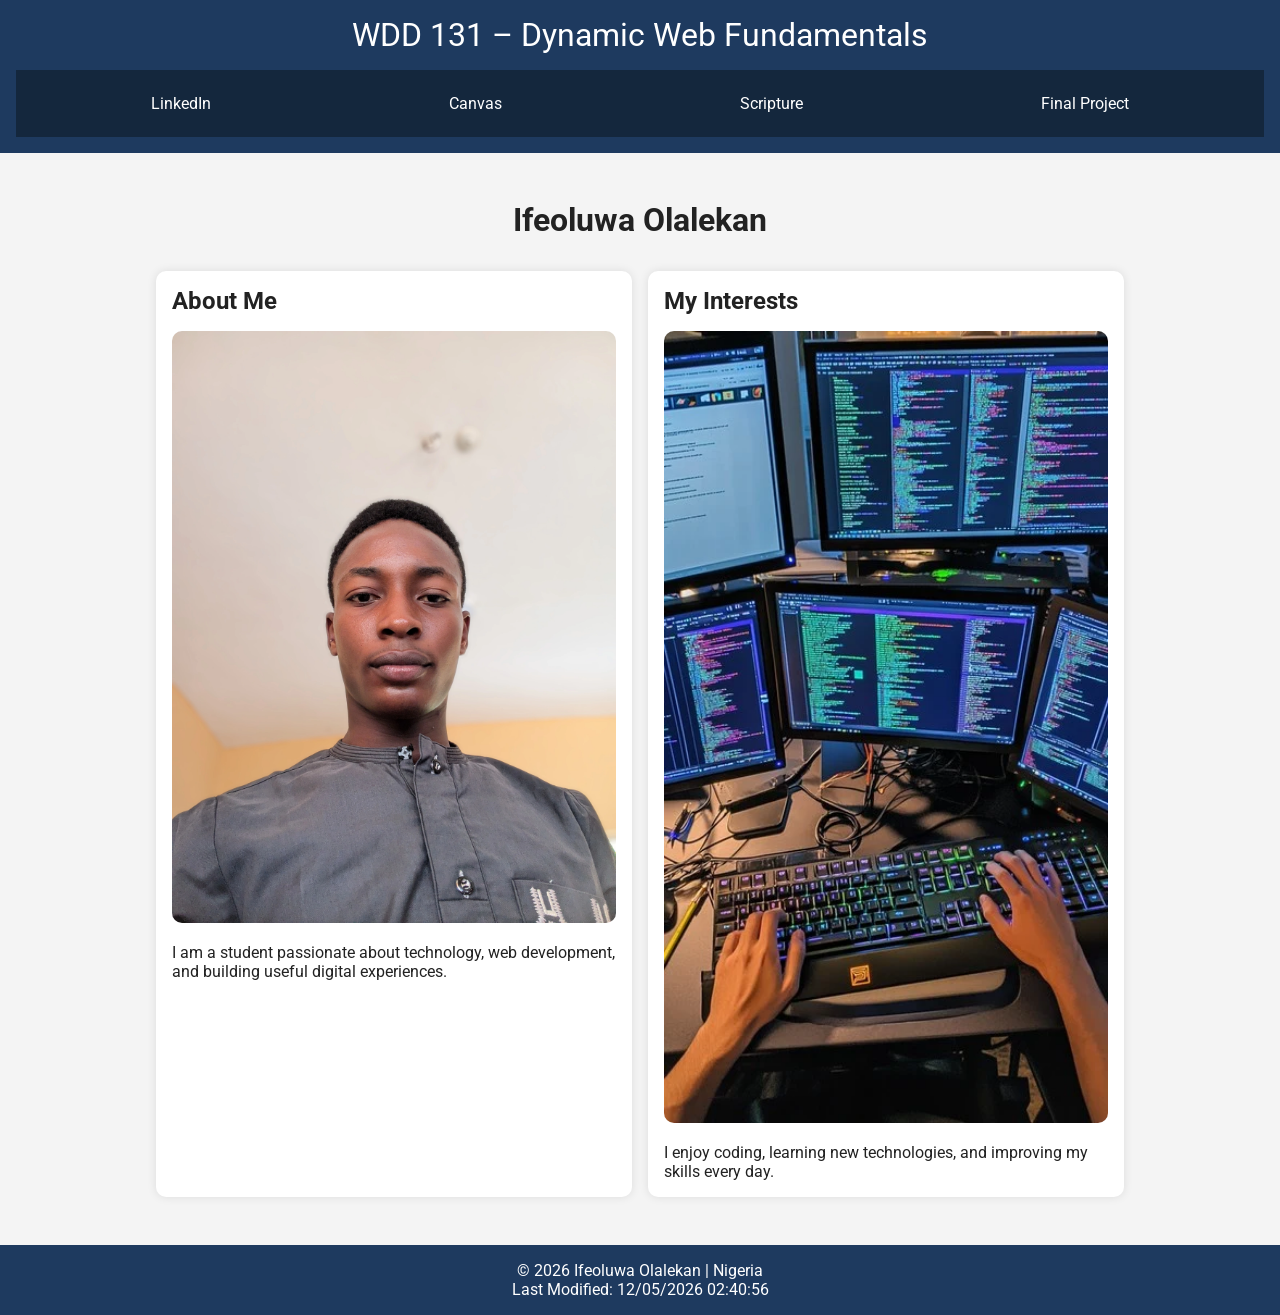
<file: index.html>
<!DOCTYPE html>
<html lang="en">

<head>
    <meta charset="UTF-8">
    <meta name="viewport" content="width=device-width, initial-scale=1.0">

    <title>WDD 131 – Dynamic Web Fundamentals – Ifeoluwa Olalekan</title>

    <meta name="description"
        content="WDD 131 – Dynamic Web Fundamentals by Ifeoluwa Olalekan. HTML, CSS, JavaScript fundamentals and web design concepts.">

    <meta name="author" content="Ifeoluwa Olalekan">

    <link rel="stylesheet" href="styles/base.css">

    <link rel="preconnect" href="https://fonts.googleapis.com">
    <link rel="preconnect" href="https://fonts.gstatic.com" crossorigin>

    <link href="https://fonts.googleapis.com/css2?family=Roboto:wght@400;700&display=swap" rel="stylesheet">

    <script src="scripts/getdates.js" defer></script>
</head>

<body>

    <header>
        <span id="course-title">
            WDD 131 – Dynamic Web Fundamentals
        </span>

        <nav>
            <a href="https://linkedin.com" target="_blank">LinkedIn</a>

            <a href="https://byupw.instructure.com/" target="_blank">Canvas</a>

            <a href="https://www.churchofjesuschrist.org/study/scriptures/bofm/1-ne/3?lang=eng&id=p7#p7"
                target="_blank">
                Scripture
            </a>

            <a href="#">Final Project</a>
        </nav>
    </header>

    <main>

        <h1>Ifeoluwa Olalekan</h1>

        <section class="card">
            <h2>About Me</h2>

            <img src="images/profile.webp" alt="Profile image">

            <p>
                I am a student passionate about technology, web development,
                and building useful digital experiences.
            </p>
        </section>

        <section class="card">
            <h2>My Interests</h2>

            <img src="images/coding.webp" alt="Coding setup">

            <p>
                I enjoy coding, learning new technologies,
                and improving my skills every day.
            </p>
        </section>

    </main>

    <footer>

        <p>
            ©
            <span id="currentyear"></span>
            Ifeoluwa Olalekan | Nigeria
        </p>

        <p id="lastModified"></p>

    </footer>

</body>

</html>
</file>
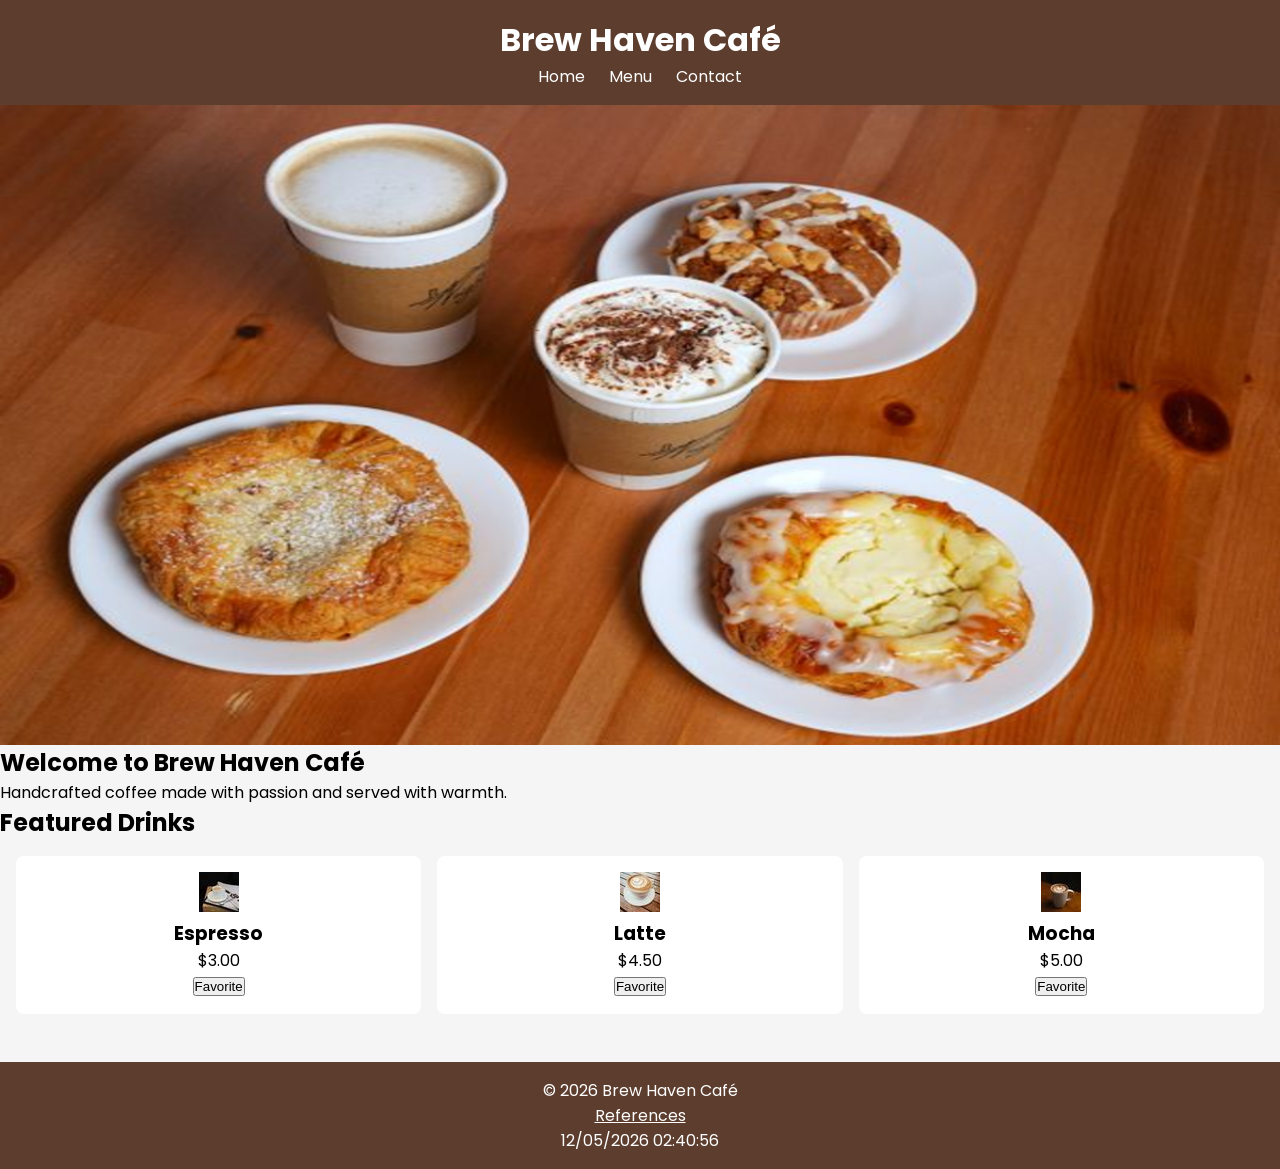
<file: project/index.html>
<!DOCTYPE html>
<html lang="en">

<head>
    <meta charset="UTF-8">
    <meta name="viewport" content="width=device-width, initial-scale=1.0">

    <meta name="description"
        content="Brew Haven Café offers premium coffee, fresh pastries, and a relaxing atmosphere for coffee lovers to enjoy and connect.">
    <meta name="author" content="Ifeoluwa Olalekan">

    <title>Brew Haven Café | Home</title>

    <link rel="preconnect" href="https://fonts.googleapis.com">
    <link rel="preconnect" href="https://fonts.gstatic.com" crossorigin>
    <link href="https://fonts.googleapis.com/css2?family=Poppins:wght@300;400;600;700&display=swap" rel="stylesheet">

    <link rel="stylesheet" href="styles/project.css">
    <script src="scripts/project.js" defer></script>
</head>

<body>

    <header>
        <h1>Brew Haven Café</h1>

        <nav>
            <a href="index.html">Home</a>
            <a href="menu.html">Menu</a>
            <a href="contact.html">Contact</a>
        </nav>
    </header>

    <main>

        <section class="hero">
            <img src="images/hero.webp" alt="Coffee shop interior" loading="lazy">

            <h2>Welcome to Brew Haven Café</h2>
            <p>Handcrafted coffee made with passion and served with warmth.</p>
        </section>

        <section>
            <h2>Featured Drinks</h2>
            <div id="drinks" class="cards"></div>
        </section>

    </main>

    <footer>
        <p>&copy; <span id="year"></span> Brew Haven Café</p>
        <p><a href="references.html">References</a></p>
        <p id="lastModified"></p>
    </footer>

</body>

</html>
</file>
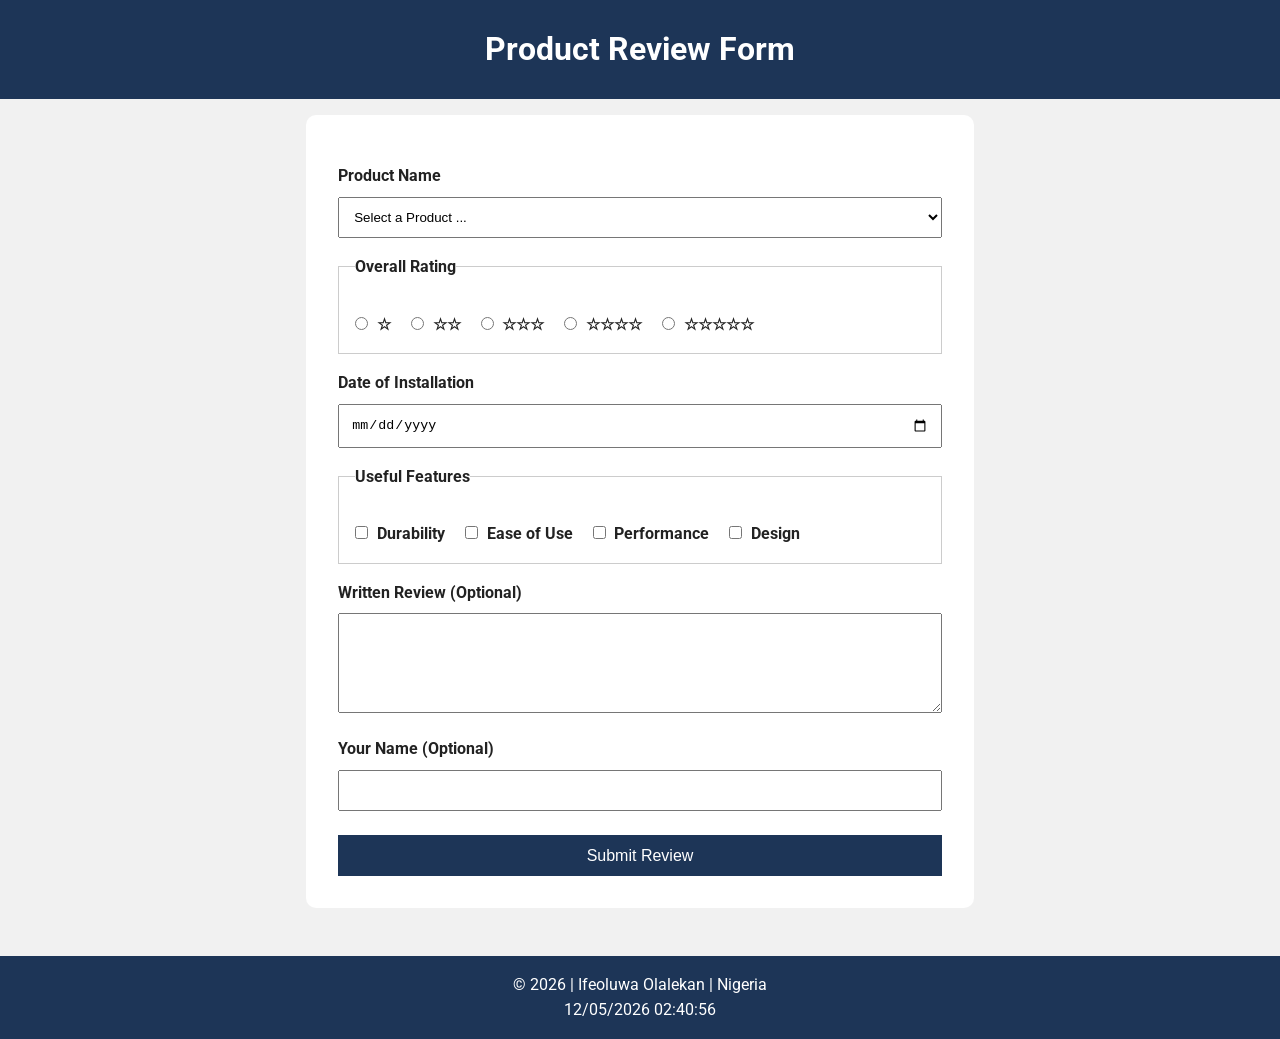
<file: form.html>
<!DOCTYPE html>
<html lang="en">

<head>

    <meta charset="UTF-8">

    <meta name="viewport" content="width=device-width, initial-scale=1.0">

    <meta name="description"
        content="Submit a product review form with ratings, installation details, useful features, and customer feedback.">

    <meta name="author" content="Ifeoluwa Olalekan">

    <title>Product Review Form</title>

    <!-- GOOGLE FONTS -->
    <link rel="preconnect" href="https://fonts.googleapis.com">

    <link rel="preconnect" href="https://fonts.gstatic.com" crossorigin>

    <link href="https://fonts.googleapis.com/css2?family=Roboto:wght@300;400;700&display=swap" rel="stylesheet">

    <!-- CSS -->
    <link rel="stylesheet" href="styles/form.css">

    <!-- JS -->
    <script src="scripts/form.js" defer></script>

</head>

<body>

    <header>

        <h1>Product Review Form</h1>

    </header>

    <main>

        <form method="get" action="review.html">

            <!-- PRODUCT NAME -->
            <label for="productName">Product Name</label>

            <select id="productName" name="productName" required>

                <option value="" disabled selected>
                    Select a Product ...
                </option>

            </select>

            <!-- OVERALL RATING -->
            <fieldset>

                <legend>Overall Rating</legend>

                <div class="rating-group">

                    <input type="radio" id="star1" name="rating" value="1" required>

                    <label for="star1">☆</label>

                    <input type="radio" id="star2" name="rating" value="2" required>

                    <label for="star2">☆☆</label>

                    <input type="radio" id="star3" name="rating" value="3" required>

                    <label for="star3">☆☆☆</label>

                    <input type="radio" id="star4" name="rating" value="4" required>

                    <label for="star4">☆☆☆☆</label>

                    <input type="radio" id="star5" name="rating" value="5" required>

                    <label for="star5">☆☆☆☆☆</label>

                </div>

            </fieldset>

            <!-- DATE -->
            <label for="installDate">
                Date of Installation
            </label>

            <input type="date" id="installDate" name="installDate" required>

            <!-- FEATURES -->
            <fieldset>

                <legend>Useful Features</legend>

                <div class="checkbox-group">

                    <input type="checkbox" id="durability" name="features" value="Durability">

                    <label for="durability">
                        Durability
                    </label>

                    <input type="checkbox" id="ease" name="features" value="Ease of Use">

                    <label for="ease">
                        Ease of Use
                    </label>

                    <input type="checkbox" id="performance" name="features" value="Performance">

                    <label for="performance">
                        Performance
                    </label>

                    <input type="checkbox" id="design" name="features" value="Design">

                    <label for="design">
                        Design
                    </label>

                </div>

            </fieldset>

            <!-- REVIEW -->
            <label for="review">
                Written Review (Optional)
            </label>

            <textarea id="review" name="review" rows="5"></textarea>

            <!-- USERNAME -->
            <label for="username">
                Your Name (Optional)
            </label>

            <input type="text" id="username" name="username">

            <!-- SUBMIT -->
            <input type="submit" value="Submit Review" class="submit-btn">

        </form>

    </main>

    <footer>

        <p>
            &copy; <span id="year"></span> | Ifeoluwa Olalekan | Nigeria
        </p>

        <p id="lastModified"></p>

    </footer>

</body>

</html>
</file>
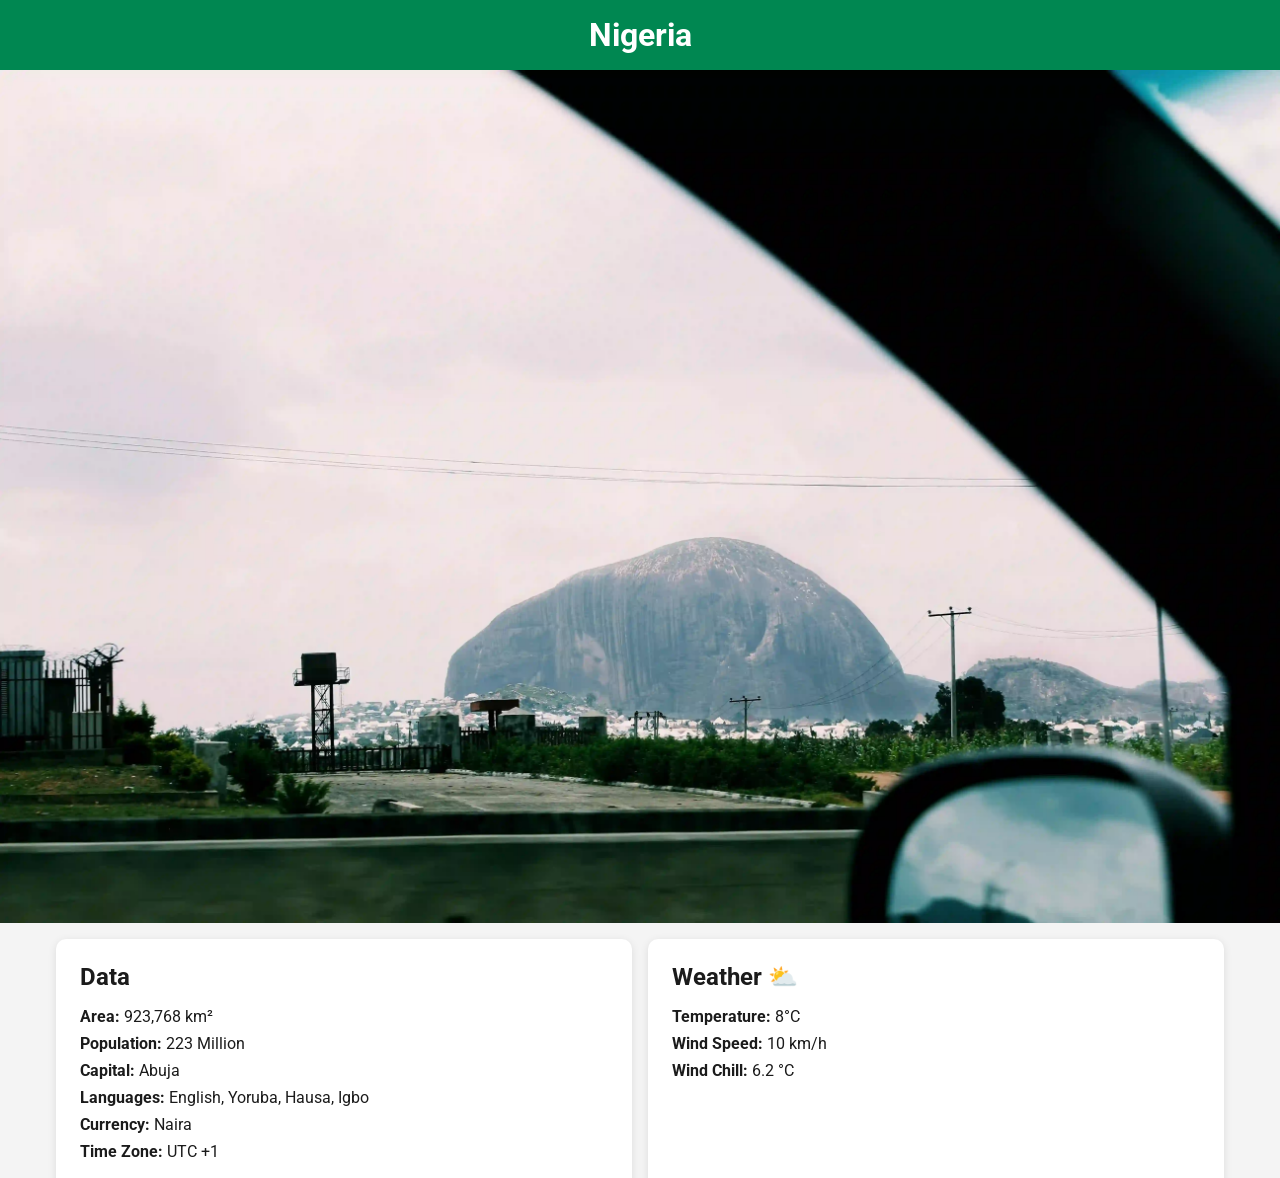
<file: place.html>
<!DOCTYPE html>
<html lang="en">

<head>
    <meta charset="UTF-8">

    <meta name="viewport" content="width=device-width, initial-scale=1.0">

    <meta name="description" content="A responsive place page featuring Nigeria with weather and local information.">

    <meta name="author" content="Ifeoluwa Olalekan">

    <title>Place Page - Nigeria</title>

    <!-- Google Fonts -->
    <link rel="preconnect" href="https://fonts.googleapis.com">

    <link rel="preconnect" href="https://fonts.gstatic.com" crossorigin>

    <link href="https://fonts.googleapis.com/css2?family=Roboto:wght@300;400;700&display=swap" rel="stylesheet">

    <!-- CSS -->
    <link rel="stylesheet" href="styles/place.css">

    <link rel="stylesheet" href="styles/place-large.css">

    <!-- JavaScript -->
    <script src="scripts/place.js" defer></script>
</head>

<body>

    <header>
        <h1>Nigeria</h1>
    </header>

    <!-- HERO IMAGE -->
    <picture>
        <source srcset="images/hero-large.webp" media="(min-width: 768px)">

        <img src="images/hero-small.webp" alt="Beautiful landscape view of Nigeria" class="hero">
    </picture>

    <main>

        <!-- DATA SECTION -->
        <section class="card">
            <h2>Data</h2>

            <p><strong>Area:</strong> 923,768 km²</p>
            <p><strong>Population:</strong> 223 Million</p>
            <p><strong>Capital:</strong> Abuja</p>
            <p><strong>Languages:</strong> English, Yoruba, Hausa, Igbo</p>
            <p><strong>Currency:</strong> Naira</p>
            <p><strong>Time Zone:</strong> UTC +1</p>
        </section>

        <!-- WEATHER SECTION -->
        <section class="card weather">

            <h2>Weather</h2>

            <!-- Mobile SVG Icon -->
            <img src="images/weather.svg" alt="Weather Icon" class="weather-icon">

            <p><strong>Temperature:</strong> <span id="temp">8</span>°C</p>

            <p><strong>Wind Speed:</strong> <span id="speed">10</span> km/h</p>

            <p><strong>Wind Chill:</strong> <span id="windchill"></span></p>

        </section>

    </main>

    <footer>
        <p>
            &copy; <span id="year"></span> | Ifeoluwa Olalekan | Nigeria
        </p>

        <p id="lastModified"></p>
    </footer>

</body>

</html>
</file>
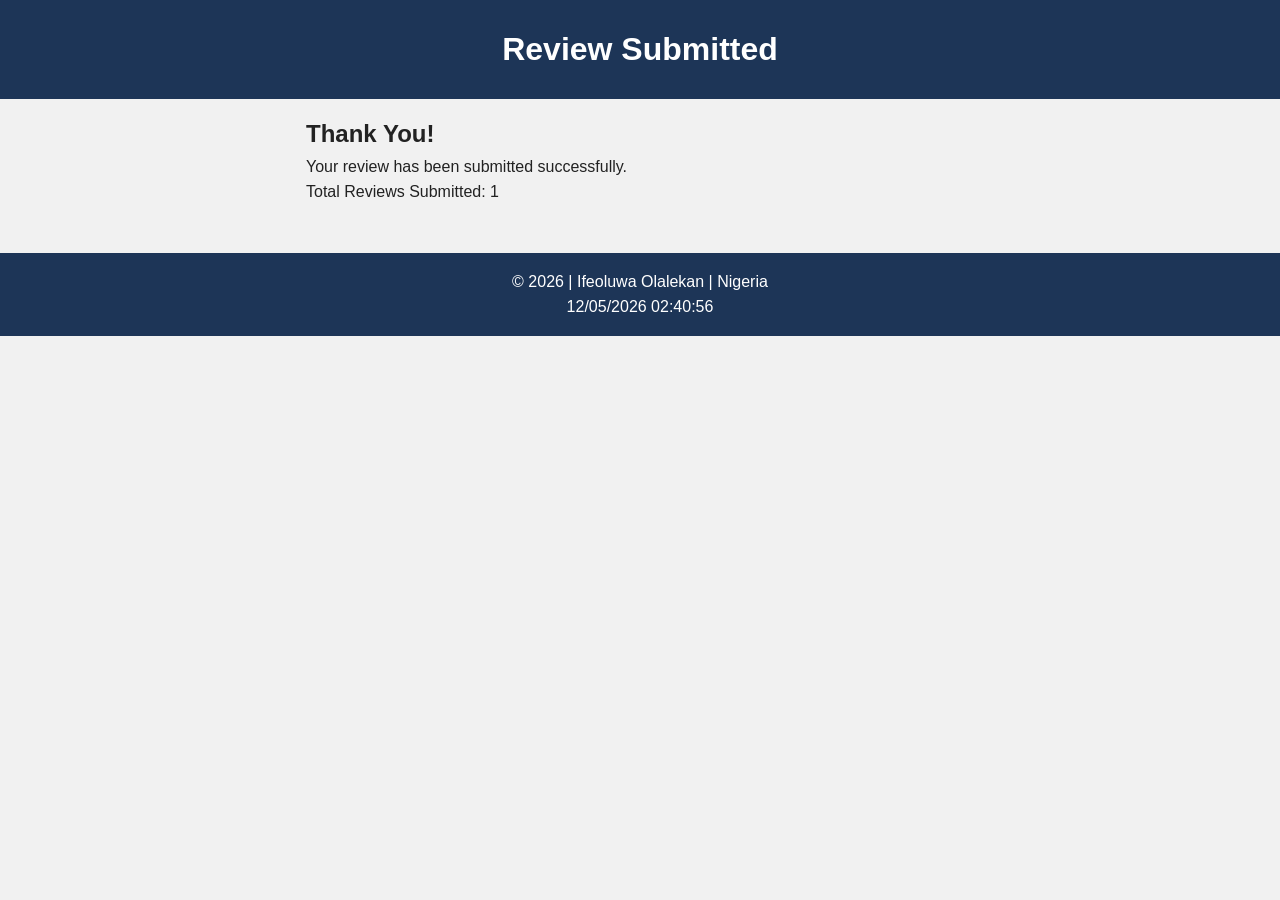
<file: review.html>
<!DOCTYPE html>
<html lang="en">

<head>

    <meta charset="UTF-8">

    <meta name="viewport" content="width=device-width, initial-scale=1.0">

    <meta name="description" content="Confirmation page for submitted product reviews.">

    <meta name="author" content="Ifeoluwa Olalekan">

    <title>Review Submitted</title>

    <link rel="stylesheet" href="styles/form.css">

    <script src="scripts/review.js" defer></script>

</head>

<body>

    <header>

        <h1>Review Submitted</h1>

    </header>

    <main>

        <section>

            <h2>Thank You!</h2>

            <p>Your review has been submitted successfully.</p>

            <p>
                Total Reviews Submitted:
                <span id="reviewCount"></span>
            </p>

        </section>

    </main>

    <footer>

        <p>
            &copy; <span id="year"></span> | Ifeoluwa Olalekan | Nigeria
        </p>

        <p id="lastModified"></p>

    </footer>

</body>

</html>
</file>
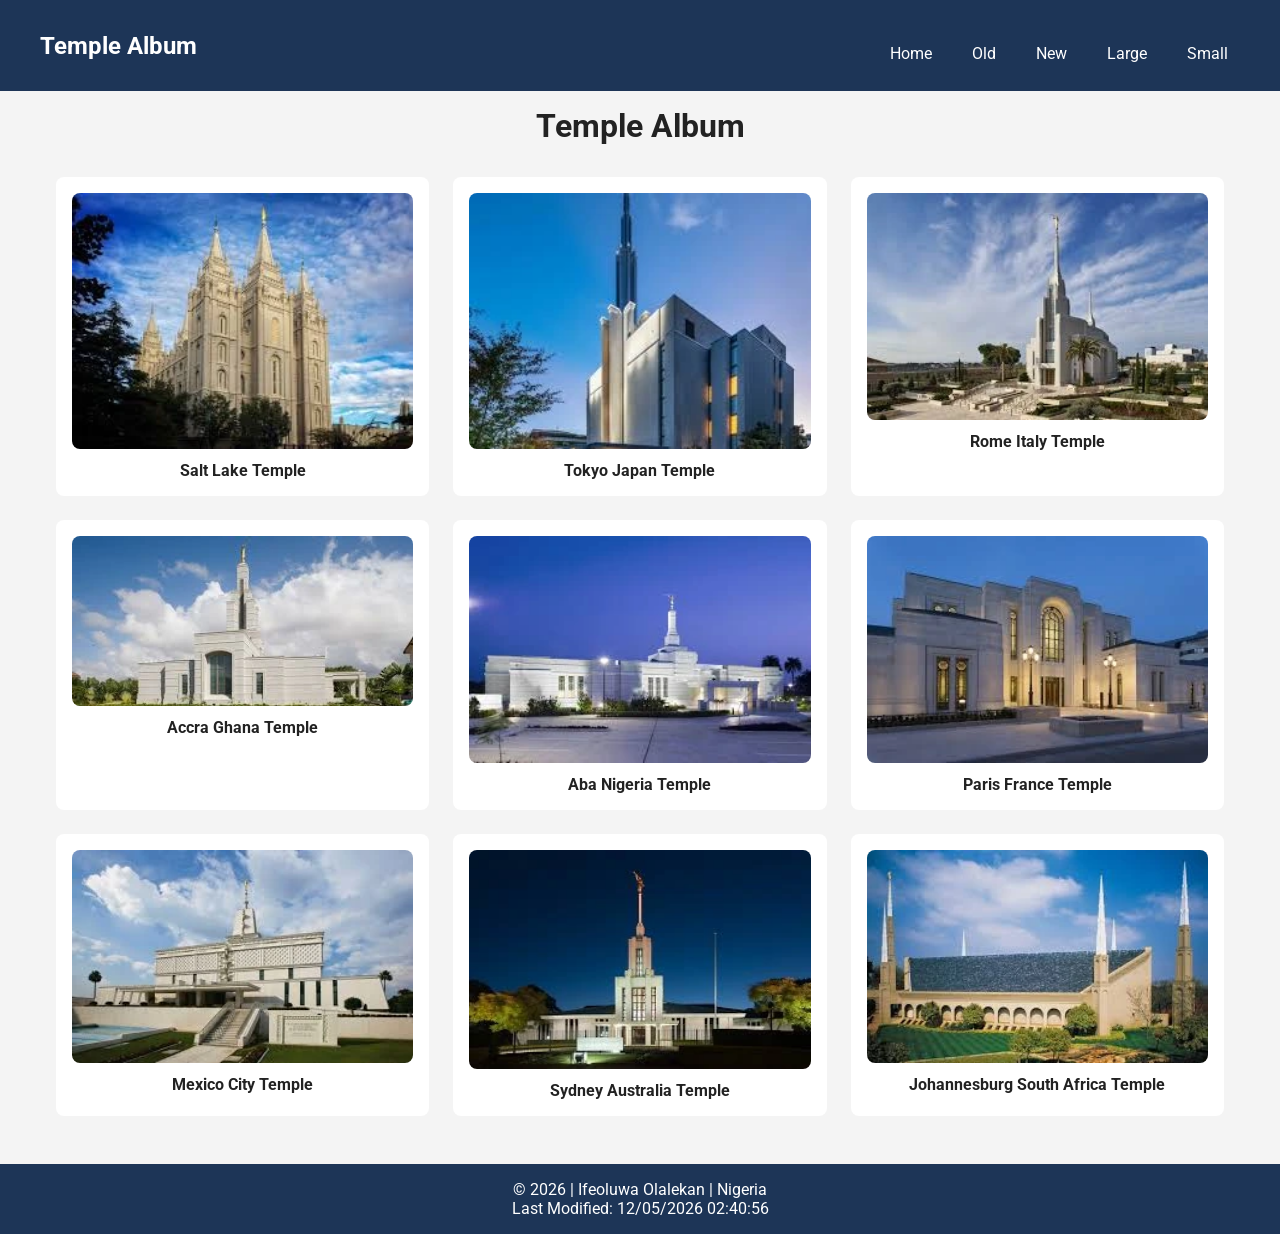
<file: temples.html>
<!DOCTYPE html>
<html lang="en">

<head>
    <meta charset="UTF-8">
    <meta name="viewport" content="width=device-width, initial-scale=1.0">

    <meta name="description" content="Responsive temple album page built with HTML, CSS, and JavaScript for WDD131.">

    <meta name="author" content="Ifeoluwa Olalekan">

    <title>Temple Album</title>

    <!-- Google Fonts -->
    <link rel="preconnect" href="https://fonts.googleapis.com">
    <link rel="preconnect" href="https://fonts.gstatic.com" crossorigin>

    <link href="https://fonts.googleapis.com/css2?family=Roboto:wght@300;400;700&display=swap" rel="stylesheet">

    <!-- CSS -->
    <link rel="stylesheet" href="styles/temples.css">
    <link rel="stylesheet" href="styles/temples-large.css">

    <!-- JavaScript -->
    <script src="scripts/temples.js" defer></script>
</head>

<body>

    <header>
        <div class="header-content">
            <p class="logo">Temple Album</p>

            <button id="menuBtn" aria-label="Menu Button">☰</button>

            <nav id="navMenu">
                <a href="#">Home</a>
                <a href="#">Old</a>
                <a href="#">New</a>
                <a href="#">Large</a>
                <a href="#">Small</a>
            </nav>
        </div>
    </header>

    <main>
        <h1>Temple Album</h1>

        <section class="gallery">

            <figure>
                <img src="images/temple1.webp" alt="Salt Lake Temple exterior view">
                <figcaption>Salt Lake Temple</figcaption>
            </figure>

            <figure>
                <img src="images/temple2.webp" alt="Tokyo Japan Temple at sunset">
                <figcaption>Tokyo Japan Temple</figcaption>
            </figure>

            <figure>
                <img src="images/temple3.webp" alt="Rome Italy Temple with gardens">
                <figcaption>Rome Italy Temple</figcaption>
            </figure>

            <figure>
                <img src="images/temple4.webp" alt="Accra Ghana Temple daytime view">
                <figcaption>Accra Ghana Temple</figcaption>
            </figure>

            <figure>
                <img src="images/temple5.webp" alt="Aba Nigeria Temple exterior">
                <figcaption>Aba Nigeria Temple</figcaption>
            </figure>

            <figure>
                <img src="images/temple6.webp" alt="Paris France Temple with cloudy sky">
                <figcaption>Paris France Temple</figcaption>
            </figure>

            <figure>
                <img src="images/temple7.webp" alt="Mexico City Temple at night">
                <figcaption>Mexico City Temple</figcaption>
            </figure>

            <figure>
                <img src="images/temple8.webp" alt="Sydney Australia Temple entrance">
                <figcaption>Sydney Australia Temple</figcaption>
            </figure>

            <figure>
                <img src="images/temple9.webp" alt="Johannesburg South Africa Temple">
                <figcaption>Johannesburg South Africa Temple</figcaption>
            </figure>

        </section>
    </main>

    <footer>
        <p>
            &copy; <span id="year"></span> | Ifeoluwa Olalekan | Nigeria
        </p>

        <p id="lastModified"></p>
    </footer>

</body>

</html>
</file>
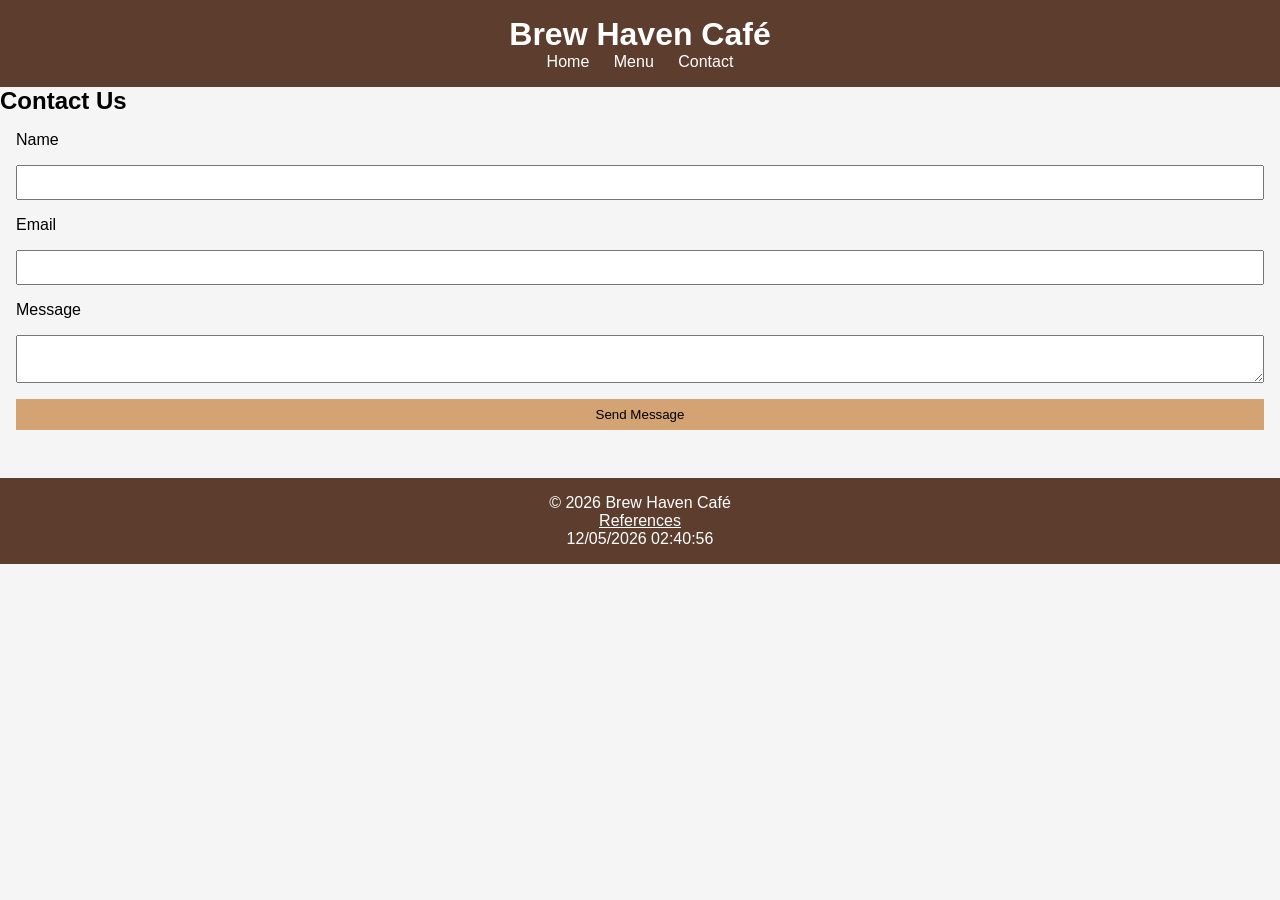
<file: project/contact.html>
<!DOCTYPE html>
<html lang="en">

<head>
    <meta charset="UTF-8">
    <meta name="viewport" content="width=device-width, initial-scale=1.0">

    <meta name="description" content="Contact Brew Haven Café for inquiries, feedback, or customer support.">
    <meta name="author" content="Ifeoluwa Olalekan">

    <title>Brew Haven Café | Contact</title>

    <link rel="stylesheet" href="styles/project.css">
    <script src="scripts/project.js" defer></script>
</head>

<body>

    <header>
        <h1>Brew Haven Café</h1>

        <nav>
            <a href="index.html">Home</a>
            <a href="menu.html">Menu</a>
            <a href="contact.html">Contact</a>
        </nav>
    </header>

    <main>

        <h2>Contact Us</h2>

        <form id="contactForm">

            <label for="name">Name</label>
            <input type="text" id="name" required>

            <label for="email">Email</label>
            <input type="email" id="email" required>

            <label for="message">Message</label>
            <textarea id="message"></textarea>

            <input type="submit" value="Send Message">

        </form>

        <p id="confirmation"></p>

    </main>

    <footer>
        <p>&copy; <span id="year"></span> Brew Haven Café</p>
        <p><a href="references.html">References</a></p>
        <p id="lastModified"></p>
    </footer>

</body>

</html>
</file>
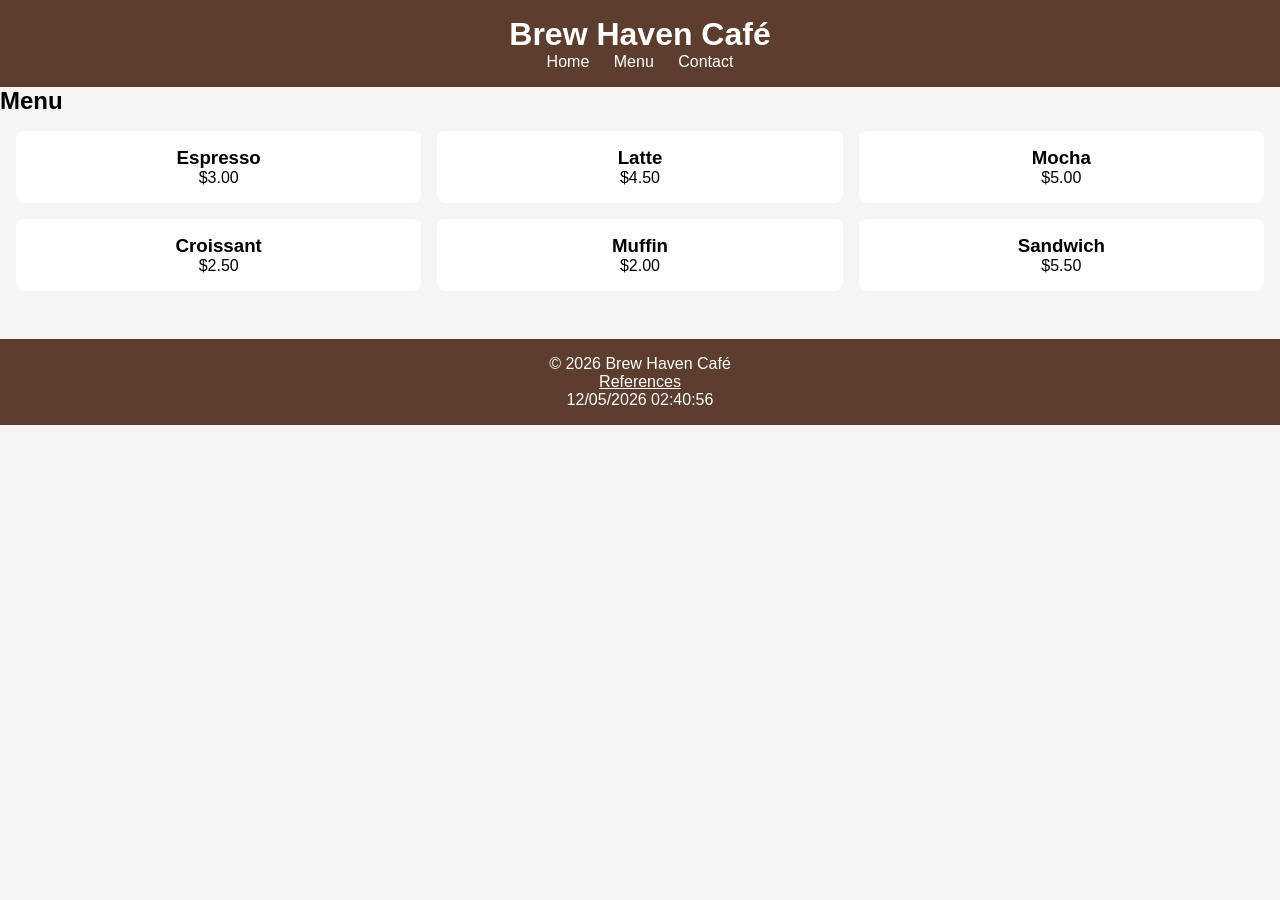
<file: project/menu.html>
<!DOCTYPE html>
<html lang="en">

<head>
    <meta charset="UTF-8">
    <meta name="viewport" content="width=device-width, initial-scale=1.0">

    <meta name="description"
        content="Explore Brew Haven Café menu featuring espresso, lattes, mochas, pastries, and sandwiches.">
    <meta name="author" content="Ifeoluwa Olalekan">

    <title>Brew Haven Café | Menu</title>

    <link rel="stylesheet" href="styles/project.css">
    <script src="scripts/project.js" defer></script>
</head>

<body>

    <header>
        <h1>Brew Haven Café</h1>

        <nav>
            <a href="index.html">Home</a>
            <a href="menu.html">Menu</a>
            <a href="contact.html">Contact</a>
        </nav>
    </header>

    <main>

        <h2>Menu</h2>
        <div id="menuItems" class="cards"></div>

    </main>

    <footer>
        <p>&copy; <span id="year"></span> Brew Haven Café</p>
        <p><a href="references.html">References</a></p>
        <p id="lastModified"></p>
    </footer>

</body>

</html>
</file>
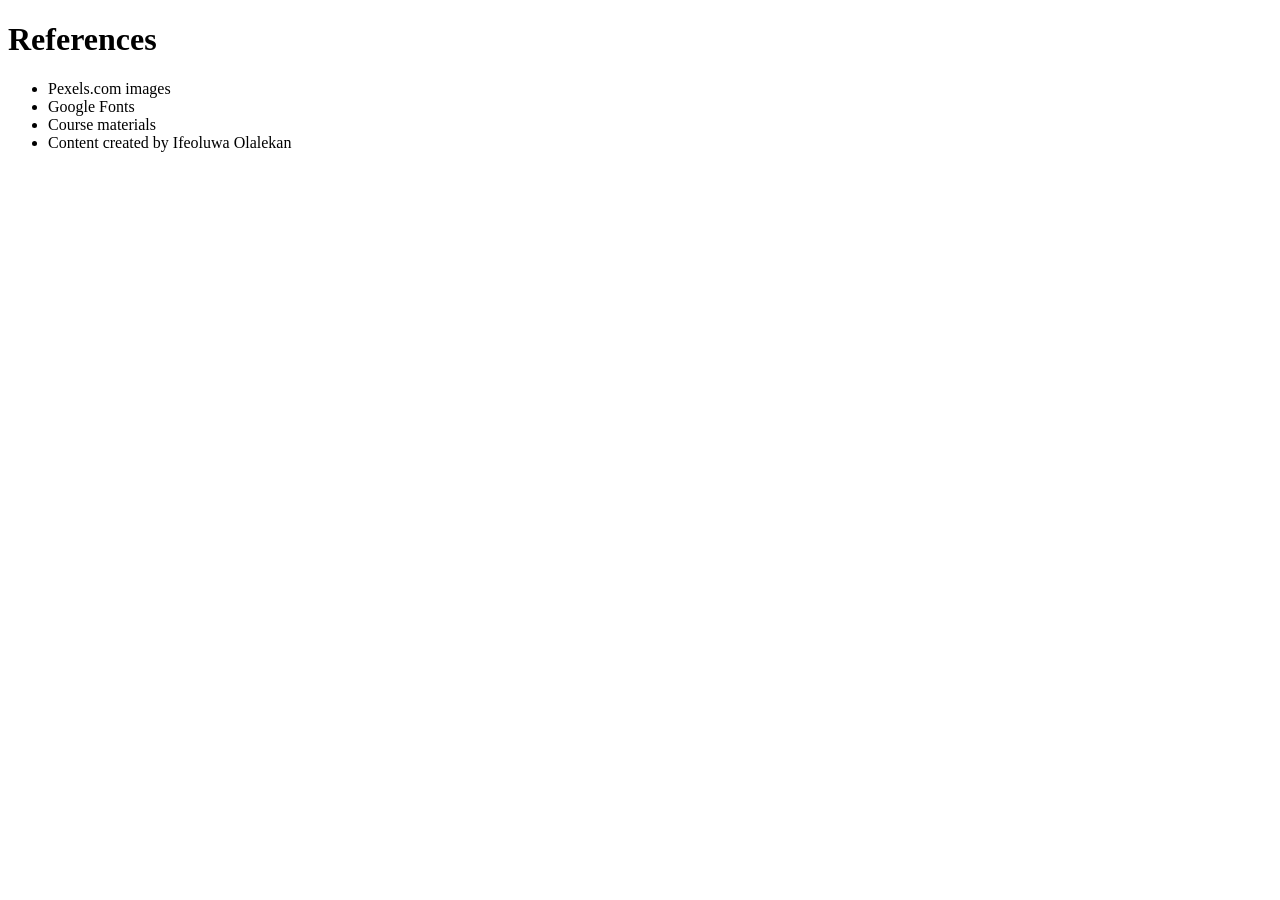
<file: project/references.html>
<!DOCTYPE html>
<html lang="en">

<head>
    <meta charset="UTF-8">
    <title>References</title>
</head>

<body>

    <h1>References</h1>

    <ul>
        <li>Pexels.com images</li>
        <li>Google Fonts</li>
        <li>Course materials</li>
        <li>Content created by Ifeoluwa Olalekan</li>
    </ul>

</body>

</html>
</file>
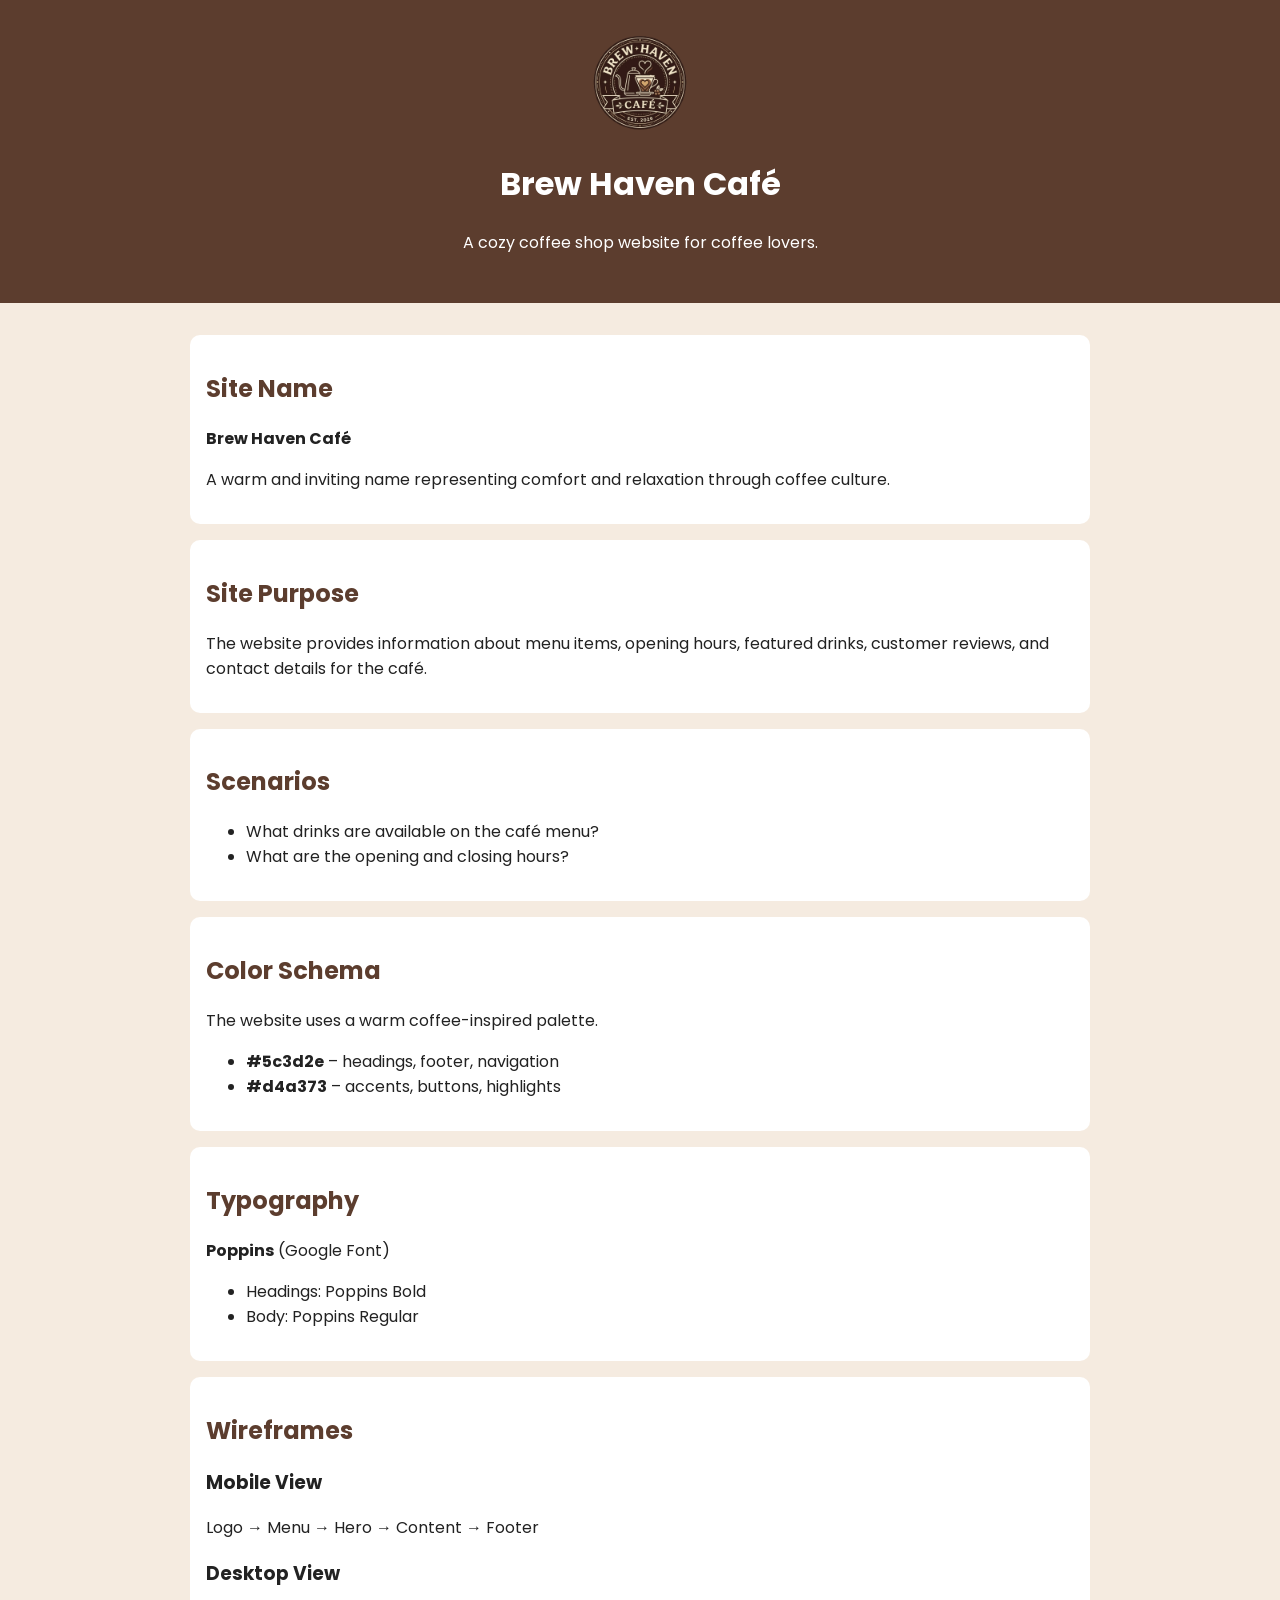
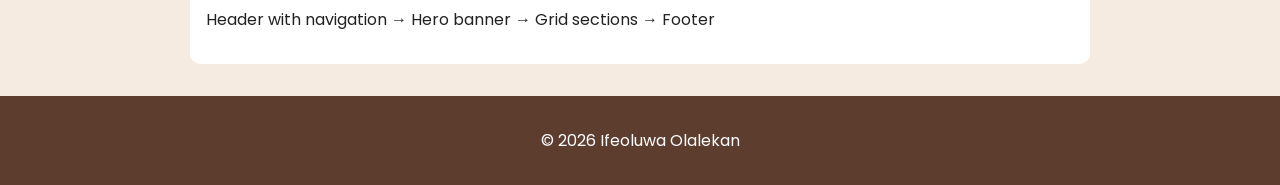
<file: project/siteplan.html>
<!DOCTYPE html>
<html lang="en">

<head>

    <meta charset="UTF-8">

    <meta name="viewport" content="width=device-width, initial-scale=1.0">

    <meta name="description" content="Website planning document for Brew Haven Café project.">

    <meta name="author" content="Ifeoluwa Olalekan">

    <title>Site Plan - Brew Haven Café</title>

    <!-- GOOGLE FONTS -->
    <link rel="preconnect" href="https://fonts.googleapis.com">
    <link rel="preconnect" href="https://fonts.gstatic.com" crossorigin>
    <link href="https://fonts.googleapis.com/css2?family=Poppins:wght@300;400;600;700&display=swap" rel="stylesheet">

    <!-- EXTERNAL CSS ONLY -->
    <link rel="stylesheet" href="styles/siteplan.css">

</head>

<body>

    <header>

        <img src="images/logo.png" alt="Brew Haven Café Logo">

        <h1>Brew Haven Café</h1>

        <p>A cozy coffee shop website for coffee lovers.</p>

    </header>

    <main>

        <section>
            <h2>Site Name</h2>
            <p><strong>Brew Haven Café</strong></p>
            <p>A warm and inviting name representing comfort and relaxation through coffee culture.</p>
        </section>

        <section>
            <h2>Site Purpose</h2>
            <p>
                The website provides information about menu items, opening hours, featured drinks,
                customer reviews, and contact details for the café.
            </p>
        </section>

        <section>
            <h2>Scenarios</h2>
            <ul>
                <li>What drinks are available on the café menu?</li>
                <li>What are the opening and closing hours?</li>
            </ul>
        </section>

        <section>
            <h2>Color Schema</h2>
            <p>The website uses a warm coffee-inspired palette.</p>

            <ul>
                <li><strong>#5c3d2e</strong> – headings, footer, navigation</li>
                <li><strong>#d4a373</strong> – accents, buttons, highlights</li>
            </ul>
        </section>

        <section>
            <h2>Typography</h2>
            <p><strong>Poppins</strong> (Google Font)</p>

            <ul>
                <li>Headings: Poppins Bold</li>
                <li>Body: Poppins Regular</li>
            </ul>
        </section>

        <section>
            <h2>Wireframes</h2>

            <h3>Mobile View</h3>
            <p>Logo → Menu → Hero → Content → Footer</p>

            <h3>Desktop View</h3>
            <p>Header with navigation → Hero banner → Grid sections → Footer</p>
        </section>

    </main>

    <footer>
        <p>&copy; 2026 Ifeoluwa Olalekan</p>
    </footer>

</body>

</html>
</file>
<file: styles/base.css>
* {
    margin: 0;
    padding: 0;
    box-sizing: border-box;
}

body {
    font-family: 'Roboto', sans-serif;
    background-color: #f4f4f4;
    color: #222;
}

header {
    background-color: #1e3a5f;
    color: white;
    padding: 1rem;
}

#course-title {
    display: block;
    text-align: center;
    font-size: 2rem;
    margin-bottom: 1rem;
}

nav {
    display: flex;
    justify-content: space-around;
    background-color: #14273d;
    padding: 1rem;
}

nav a {
    color: white;
    text-decoration: none;
    padding: 0.5rem 1rem;
    transition: 0.3s;
}

nav a:hover {
    background-color: white;
    color: #14273d;
    border-radius: 5px;
}

main {
    max-width: 1000px;
    margin: 2rem auto;
    padding: 1rem;

    display: grid;
    grid-template-columns: 1fr 1fr;
    gap: 1rem;
}

h1 {
    grid-column: 1 / 3;
    text-align: center;
    margin-bottom: 1rem;
}

.card {
    background-color: white;
    padding: 1rem;
    border-radius: 10px;
    box-shadow: 0 0 10px rgba(0, 0, 0, 0.1);
}

.card img {
    width: 100%;
    height: auto;
    margin: 1rem 0;
    border-radius: 10px;
}

footer {
    text-align: center;
    background-color: #1e3a5f;
    color: white;
    padding: 1rem;
    margin-top: 2rem;
}
</file>
<file: project/styles/project.css>
:root {
    --primary: #5c3d2e;
    --secondary: #d4a373;
    --light: #f5f5f5;
}

* {
    margin: 0;
    padding: 0;
    box-sizing: border-box;
}

body {
    font-family: 'Poppins', sans-serif;
    background: var(--light);
}

header {
    background: var(--primary);
    color: white;
    text-align: center;
    padding: 1rem;
}

nav a {
    color: white;
    margin: 0 10px;
    text-decoration: none;
}

.hero img {
    width: 100%;
    display: block;
}

.cards {
    display: grid;
    gap: 1rem;
    padding: 1rem;
}

.card {
    background: white;
    padding: 1rem;
    border-radius: 8px;
    text-align: center;
}

form {
    display: flex;
    flex-direction: column;
    gap: 1rem;
    padding: 1rem;
}

input,
textarea {
    padding: 0.5rem;
}

input[type="submit"] {
    background: var(--secondary);
    border: none;
    cursor: pointer;
}

footer {
    text-align: center;
    background: var(--primary);
    color: white;
    padding: 1rem;
    margin-top: 2rem;
}

footer a {
    color: white;
}

@media(min-width:768px) {
    .cards {
        grid-template-columns: repeat(3, 1fr);
    }
}
</file>
<file: styles/form.css>
:root {
    --primary-color: #1d3557;
    --secondary-color: #457b9d;
    --background-color: #f1f1f1;
    --white: #ffffff;
}

* {
    margin: 0;
    padding: 0;
    box-sizing: border-box;
}

body {
    font-family: 'Roboto', sans-serif;
    background-color: var(--background-color);
    color: #222;
    line-height: 1.6;
}

header {
    background-color: var(--primary-color);
    color: white;
    text-align: center;
    padding: 1.5rem;
}

main {
    max-width: 700px;
    margin: auto;
    padding: 1rem;
}

form {
    background-color: var(--white);
    padding: 1.5rem;
    border-radius: 10px;
}

label,
legend {
    font-weight: 700;
}

label {
    display: block;
    margin-top: 1rem;
}

input,
select,
textarea {
    width: 100%;
    padding: 0.7rem;
    margin-top: 0.5rem;
}

fieldset {
    margin-top: 1rem;
    padding: 1rem;
    border: 1px solid #ccc;
}

.rating-group label,
.checkbox-group label {
    display: inline-block;
    margin-right: 1rem;
}

.rating-group input,
.checkbox-group input {
    width: auto;
    margin-right: 0.3rem;
}

.submit-btn {
    margin-top: 1.5rem;
    background-color: var(--primary-color);
    color: white;
    border: none;
    cursor: pointer;
    font-size: 1rem;
}

.submit-btn:hover {
    background-color: var(--secondary-color);
}

footer {
    margin-top: 2rem;
    background-color: var(--primary-color);
    color: white;
    text-align: center;
    padding: 1rem;
}

@media (min-width: 768px) {

    form {
        padding: 2rem;
    }

}
</file>
<file: styles/place.css>
:root {
    --primary-color: #008751;
    --secondary-color: #ffffff;
    --accent-color: #1b1b1b;

    --font-family: 'Roboto', sans-serif;
}

* {
    margin: 0;
    padding: 0;
    box-sizing: border-box;
}

body {
    font-family: var(--font-family);
    background-color: #f4f4f4;
    color: var(--accent-color);
}

/* HEADER */

header {
    background-color: var(--primary-color);
    color: var(--secondary-color);
    text-align: center;
    padding: 1rem;
}

/* HERO IMAGE */

.hero {
    width: 100%;
    height: auto;
    display: block;
}

/* MAIN */

main {
    padding: 1rem;

    display: grid;
    gap: 1rem;
}

/* CARDS */

.card {
    background-color: white;

    padding: 1.5rem;

    border-radius: 10px;

    box-shadow: 0 2px 8px rgba(0, 0, 0, 0.1);
}

.card h2 {
    margin-bottom: 1rem;
}

.card p {
    margin-bottom: 0.5rem;
}

/* WEATHER ICON */

.weather-icon {
    width: 60px;

    margin-bottom: 1rem;
}

/* FOOTER */

footer {
    background-color: var(--primary-color);

    color: white;

    text-align: center;

    padding: 1rem;

    margin-top: 2rem;
}
</file>
<file: styles/place-large.css>
@media screen and (min-width: 768px) {

    main {
        max-width: 1200px;

        margin: 0 auto;

        grid-template-columns: 1fr 1fr;
    }

    /* Hide SVG icon in large view */

    .weather-icon {
        display: none;
    }

    /* Weather pseudo-element */

    .weather h2::after {
        content: " ⛅";
    }
}
</file>
<file: styles/temples.css>
* {
    margin: 0;
    padding: 0;
    box-sizing: border-box;
}

body {
    font-family: 'Roboto', sans-serif;
    background-color: #f4f4f4;
    color: #222;
}

/* HEADER */

header {
    background-color: #1d3557;
    color: white;
    padding: 1rem;
}

.header-content {
    max-width: 1200px;
    margin: 0 auto;
}

.logo {
    font-size: 1.5rem;
    font-weight: 700;
}

/* HAMBURGER */

#menuBtn {
    font-size: 2rem;
    background: none;
    border: none;
    color: white;
    cursor: pointer;
    margin-top: 0.5rem;
}

/* NAVIGATION */

nav {
    display: none;
    flex-direction: column;
    margin-top: 1rem;
}

nav a {
    color: white;
    text-decoration: none;
    padding: 0.75rem;
    transition: background-color 0.3s ease;
}

nav a:hover {
    background-color: #457b9d;
}

.show {
    display: flex;
}

/* MAIN */

main {
    max-width: 1200px;
    margin: 0 auto;
    padding: 1rem;
}

h1 {
    text-align: center;
    margin-bottom: 2rem;
}

/* GALLERY */

.gallery {
    display: grid;
    grid-template-columns: 1fr;
    gap: 1.5rem;
}

figure {
    background-color: white;
    padding: 1rem;
    border-radius: 8px;
    text-align: center;
}

figure img {
    width: 100%;
    height: auto;
    border-radius: 8px;
}

figcaption {
    margin-top: 0.5rem;
    font-weight: 700;
}

/* FOOTER */

footer {
    background-color: #1d3557;
    color: white;
    text-align: center;
    padding: 1rem;
    margin-top: 2rem;
}
</file>
<file: styles/temples-large.css>
@media screen and (min-width: 768px) {

    #menuBtn {
        display: none;
    }

    nav {
        display: flex !important;
        flex-direction: row;
        justify-content: flex-end;
        gap: 1rem;
    }

    .header-content {
        display: flex;
        justify-content: space-between;
        align-items: center;
    }

    .gallery {
        grid-template-columns: repeat(3, 1fr);
    }
}
</file>
<file: project/styles/siteplan.css>
body {
    font-family: 'Poppins', sans-serif;
    margin: 0;
    background: #f5ebe0;
    color: #222;
}

header {
    background: #5c3d2e;
    color: white;
    text-align: center;
    padding: 2rem;
}

header img {
    width: 100px;
}

main {
    max-width: 900px;
    margin: auto;
    padding: 1rem;
}

section {
    background: white;
    margin: 1rem 0;
    padding: 1rem;
    border-radius: 10px;
}

h2 {
    color: #5c3d2e;
}

footer {
    text-align: center;
    padding: 1rem;
    background: #5c3d2e;
    color: white;
}
</file>
